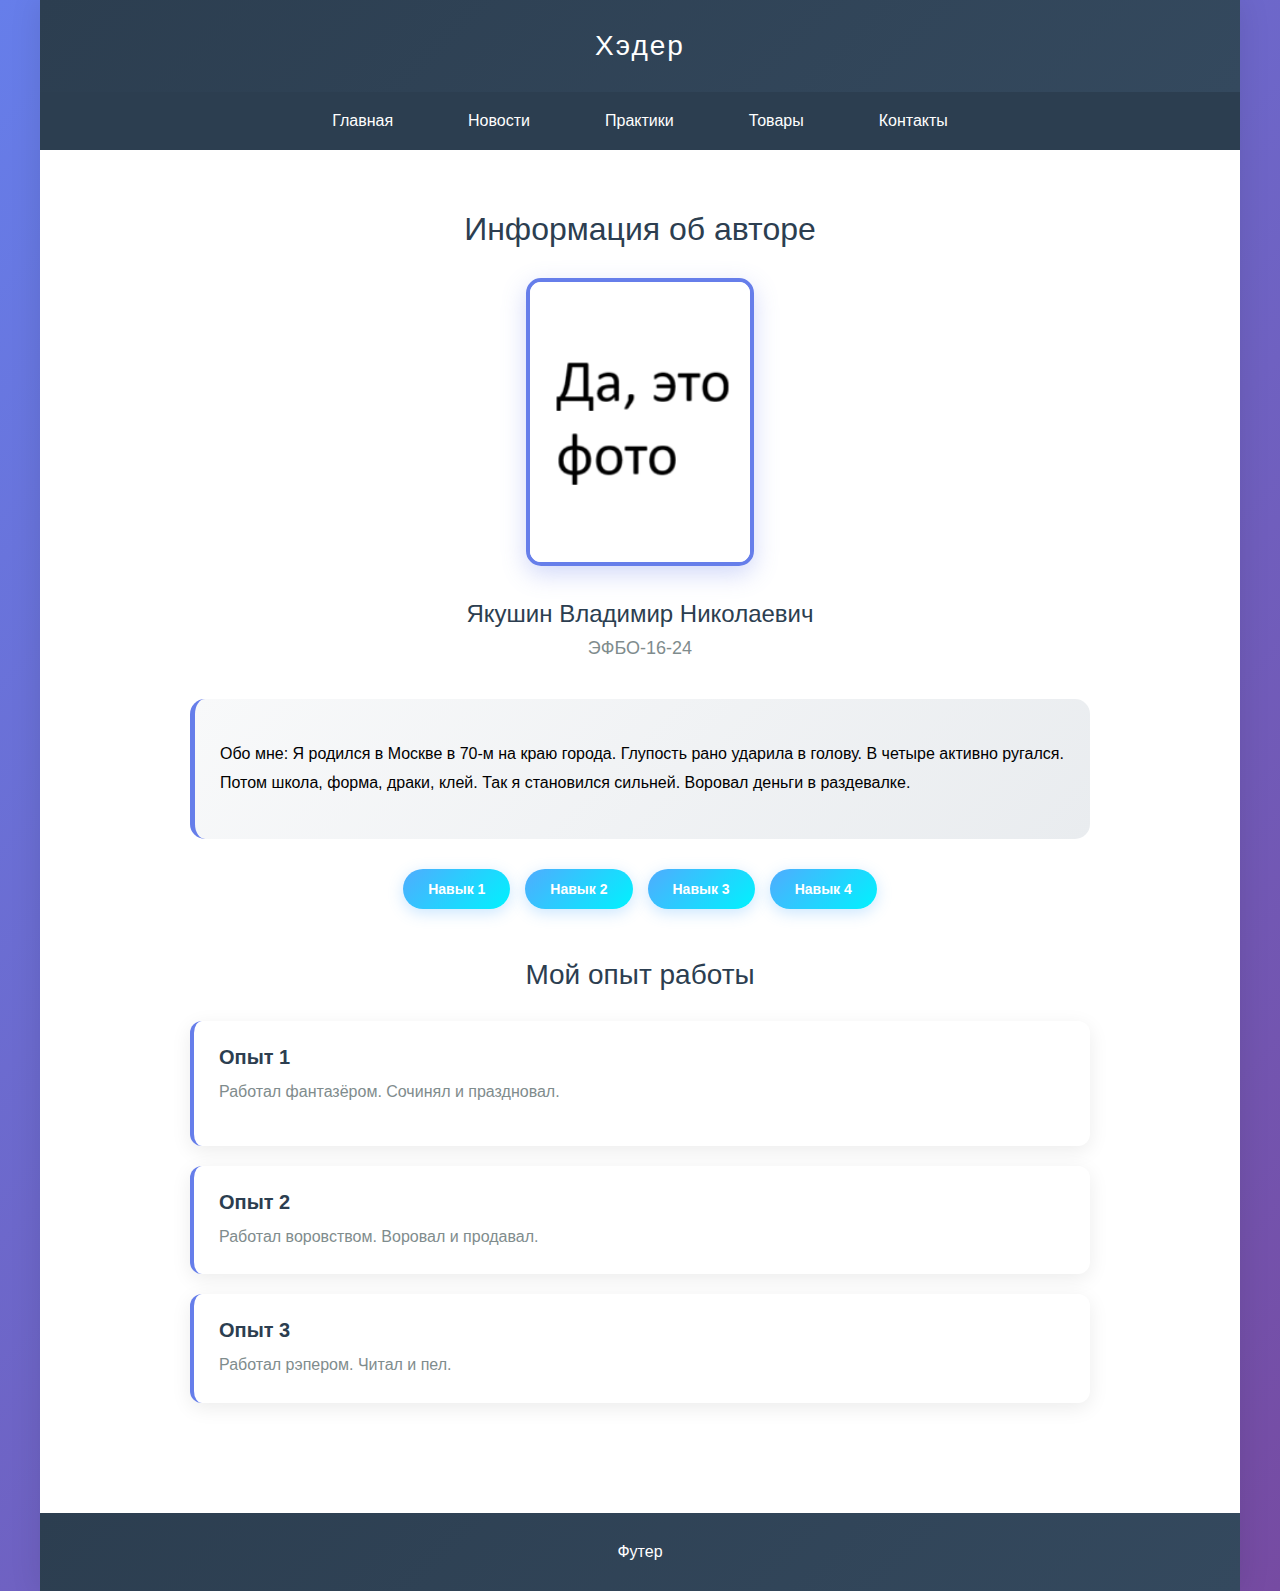
<file: index.html>
<!DOCTYPE html>
<html lang="ru">
<head>
    <meta charset="UTF-8">
    <meta name="viewport" content="width=device-width, initial-scale=1.0">
    <title>Семестровая работа</title>
    <link rel="stylesheet" href="style/styles.css">
</head>
<body>
<div class="page-container">
    <div class="header">Хэдер</div>
    <div class="nav">
        <ul class="nav-list">
            <li class="nav-item"><a class="nav-link"
                                    href="index.html">Главная</a></li>
            <li class="nav-item"><a class="nav-link"
                                    href="pages/news.html">Новости</a></li>
            <li class="nav-item"><a class="nav-link"
                                    href="pages/practices.html">Практики</a></li>
            <li class="nav-item"><a class="nav-link"
                                    href="pages/goods.html">Товары</a></li>
            <li class="nav-item"><a class="nav-link"
                                    href="pages/contacts.html">Контакты</a></li>
        </ul>
    </div>
    <div class="content">
        <div class="profile-header">
            <h1 class="profile-title">Информация об авторе</h1>
            <img class="profile-photo" src="images/photo.png" alt="Фото автора">
            <h2 class="profile-name">Якушин Владимир Николаевич</h2>
            <p class="profile-group">ЭФБО-16-24</p>
        </div>
        <div class="about-me">
            <p>Обо мне: Я родился в Москве в 70-м на краю города. Глупость
                рано ударила в голову. В четыре активно ругался.
                Потом школа, форма, драки, клей. Так я становился сильней.
                Воровал деньги в раздевалке.</p>
        </div>
        <div class="skills-container">
            <div class="skill-tag">Навык 1</div>
            <div class="skill-tag">Навык 2</div>
            <div class="skill-tag">Навык 3</div>
            <div class="skill-tag">Навык 4</div>
        </div>
        <div class="experience-section">
            <h2 class="section-title">Мой опыт работы</h2>
            <div class="experience-card">
                <h3 class="experience-title">Опыт 1</h3>
                <p class="experience-desc">Работал фантазёром. Сочинял и
                    праздновал.</p>
                </p>
            </div>
            <div class="experience-card">
                <h3 class="experience-title">Опыт 2</h3>
                <p class="experience-desc">Работал воровством. Воровал и
                    продавал.</p>
            </div>
            <div class="experience-card">
                <h3 class="experience-title">Опыт 3</h3>
                <p class="experience-desc">Работал рэпером. Читал и пел.
                </p>
            </div>
        </div>
    </div>
    <div class="footer">Футер</div>
</div>
</body>
</html>
</file>
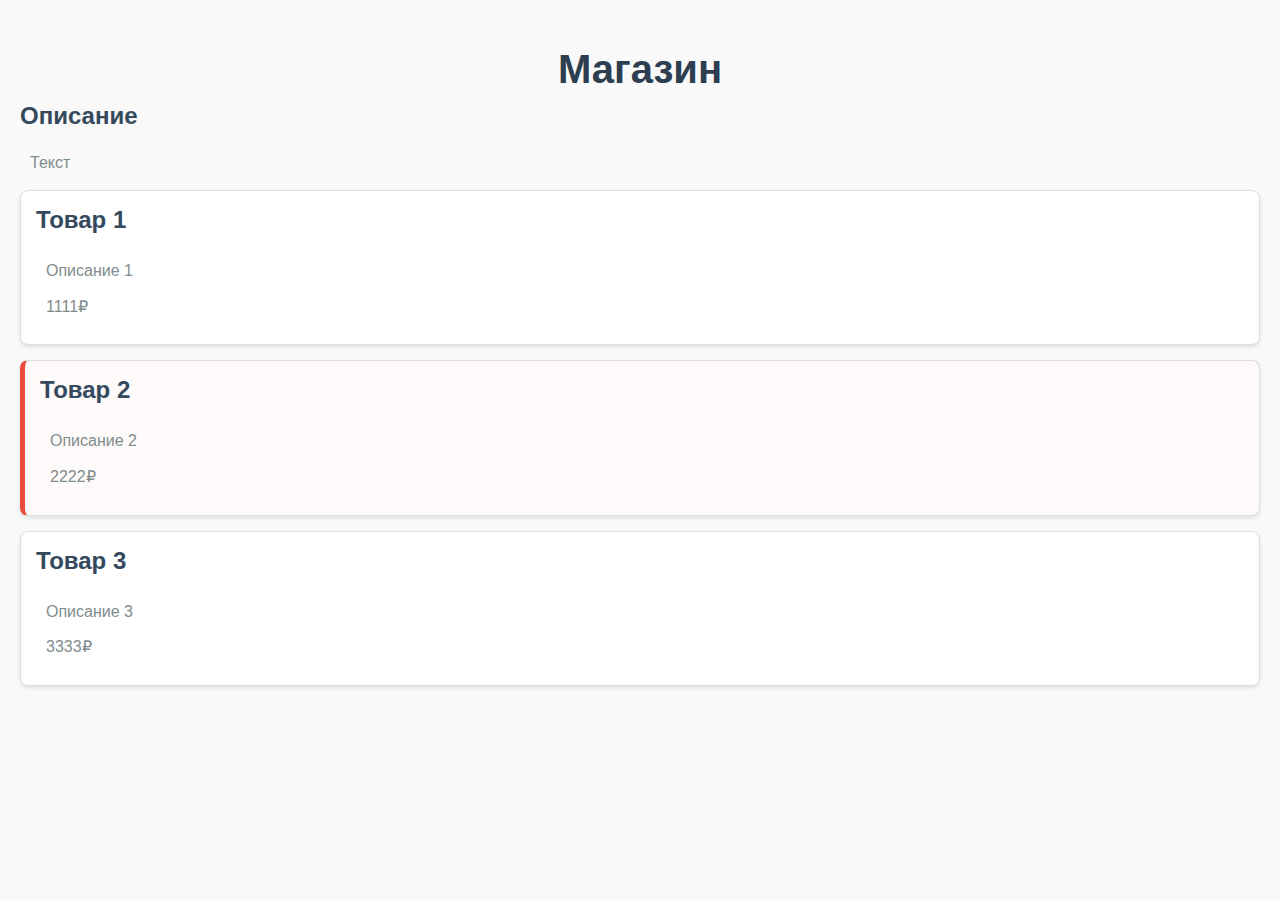
<file: versions/v0/index.html>
<!DOCTYPE html>
<html lang="ru">
<head>
    <meta charset="UTF-8">
    <meta name="viewport" content="width=device-width, initial-scale=1.0">
    <title>Практическое занятие 9-10: Классы в CSS</title>
    <link rel="stylesheet" href="styles.css">
</head>
<body>
<header>
    <h1 class="main-heading">Магазин</h1>
    <h2 class="sub-heading">Описание</h2>
</header>

<main>
    <p class="text-paragraph">Текст</p>

    <div class="product-card">
        <h3 class="sub-heading">Товар 1</h3>
        <p class="text-paragraph">Описание 1</p>
        <p class="text-paragraph">1111₽</p>
    </div>

    <div class="product-card highlight">
        <h3 class="sub-heading">Товар 2</h3>
        <p class="text-paragraph">Описание 2</p>
        <p class="text-paragraph">2222₽</p>
    </div>

    <div class="product-card">
        <h3 class="sub-heading">Товар 3</h3>
        <p class="text-paragraph">Описание 3</p>
        <p class="text-paragraph">3333₽</p>
    </div>
</main>
</body>
</html>
</file>
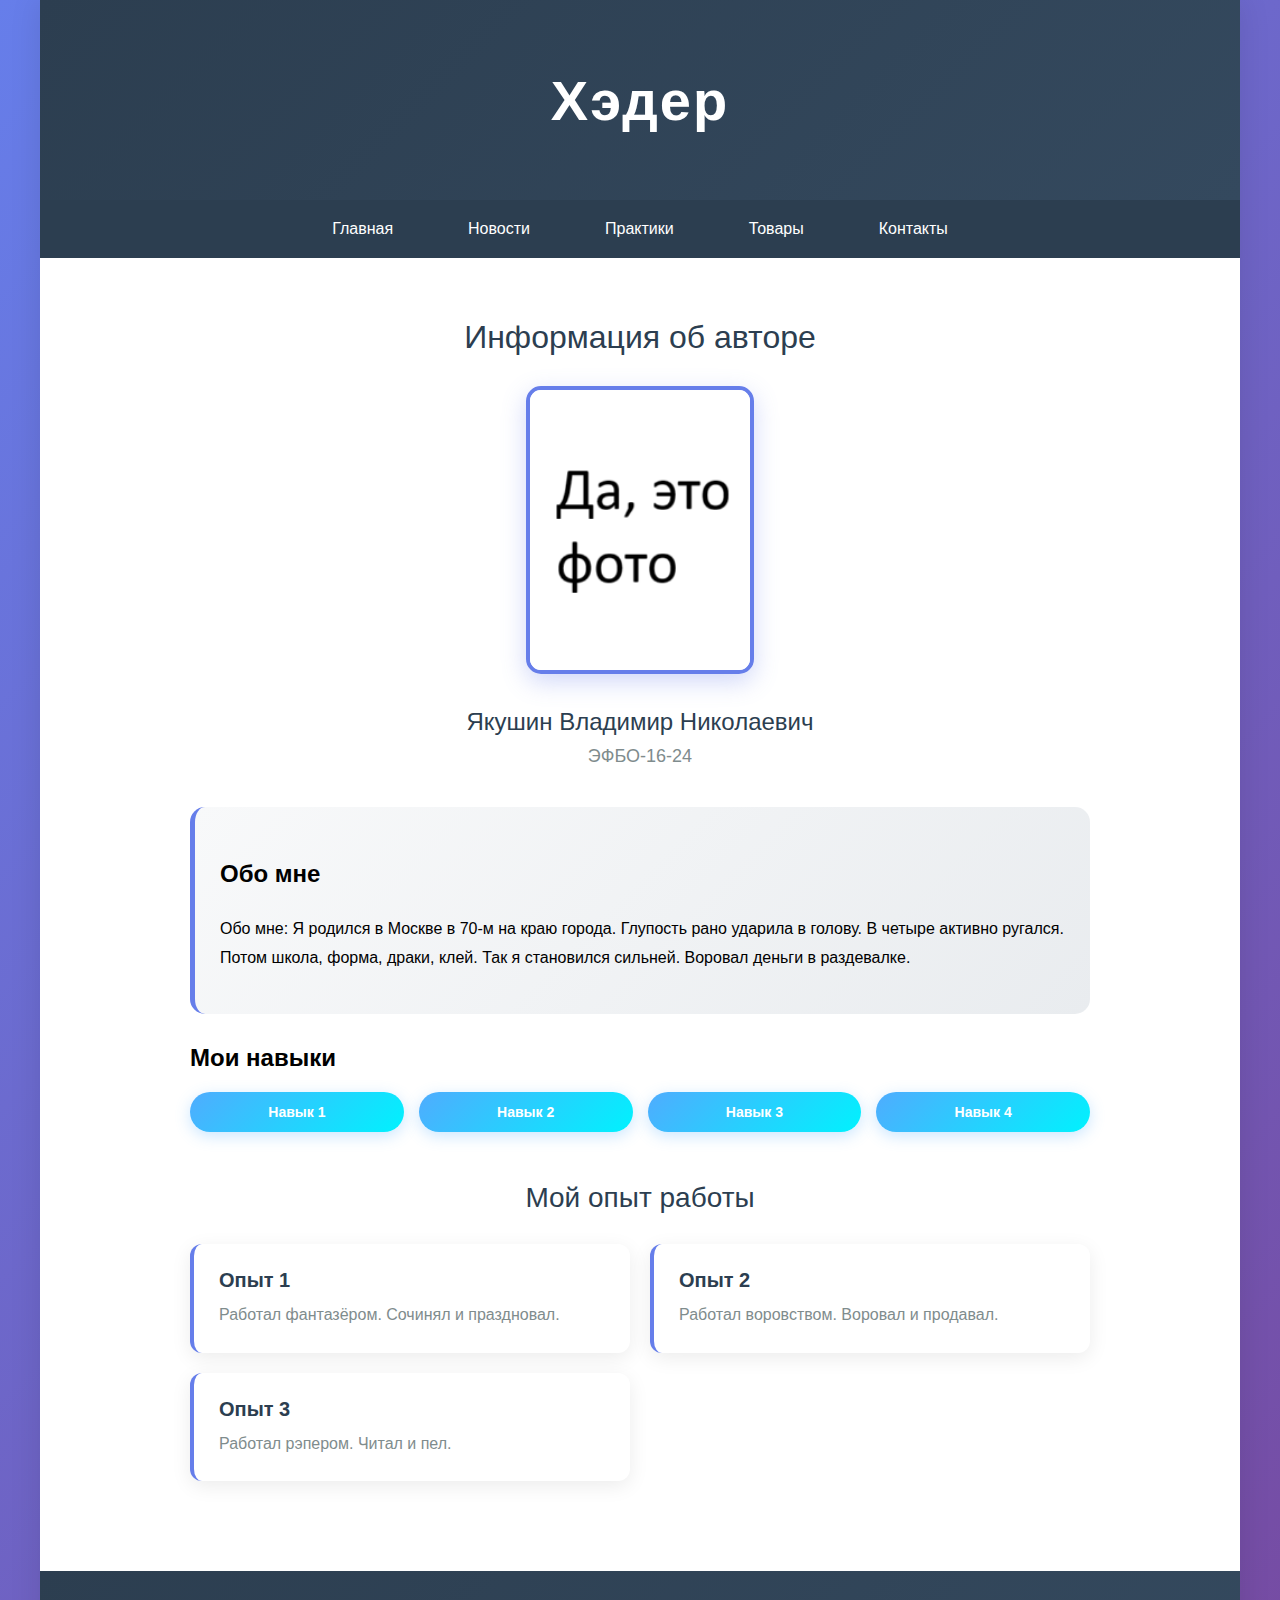
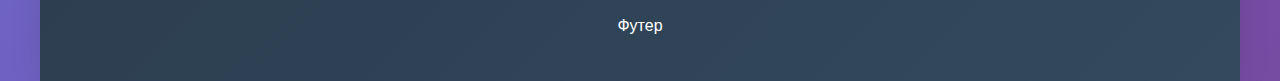
<file: versions/v1/index.html>
<!DOCTYPE html>
<html lang="ru">
<head>
    <meta charset="UTF-8">
    <meta name="viewport" content="width=device-width, initial-scale=1.0">
    <title>Семестровая работа</title>
    <link rel="stylesheet" href="styles.css">
</head>
<body>
<!-- Изменение: Заменили div на семантические теги -->
<div class="page-container">
    <header class="header"> <!-- Было: <div class="header"> -->
        <h1>Хэдер</h1> <!-- Добавили заголовок для семантики -->
    </header>
    <nav class="nav"> <!-- Было: <div class="nav"> -->
        <ul class="nav-list">
            <li class="nav-item"><a class="nav-link"
                                    href="../v2/index.html">Главная</a></li>
            <li class="nav-item"><a class="nav-link"
                                    href="../../pages/news.html">Новости</a></li>
            <li class="nav-item"><a class="nav-link"
                                    href="../../pages/practices.html">Практики</a></li>
            <li class="nav-item"><a class="nav-link"
                                    href="../../pages/goods.html">Товары</a></li>
            <li class="nav-item"><a class="nav-link"
                                    href="../../pages/contacts.html">Контакты</a></li>
        </ul>
    </nav>
    <main class="content"> <!-- Было: <div class="content"> -->
        <article class="profile-header"> <!-- Было: <div class="profile-header"> -->
            <h1 class="profile-title">Информация об авторе</h1>
            <img class="profile-photo" src="../../images/photo.png" alt="Фото автора">
            <h2 class="profile-name">Якушин Владимир Николаевич</h2>
            <p class="profile-group">ЭФБО-16-24</p>
        </article>
        <section class="about-me"> <!-- Было: <div class="about-me"> -->
            <h2>Обо мне</h2> <!-- Добавили заголовок для семантики -->
            <p>Обо мне: Я родился в Москве в 70-м на краю города. Глупость
                рано ударила в голову. В четыре активно ругался.
                Потом школа, форма, драки, клей. Так я становился сильней.
                Воровал деньги в раздевалке.</p>
        </section>
        <section class="skills-container"> <!-- Было: <div class="skills
container"> -->
            <h2>Мои навыки</h2> <!-- Добавили заголовок для семантики -->
            <div class="skills-grid"> <!-- Обертка для Grid -->
                <div class="skill-tag">Навык 1</div>
                <div class="skill-tag">Навык 2</div>
                <div class="skill-tag">Навык 3</div>
                <div class="skill-tag">Навык 4</div>
            </div>
        </section>
        <section class="experience-section"> <!-- Было: <div
class="experience-section"> -->
            <h2 class="section-title">Мой опыт работы</h2>
            <div class="experience-grid"> <!-- Обертка для Grid -->
                <article class="experience-card"> <!-- Было: <div
class="experience-card"> -->
                    <h3 class="experience-title">Опыт 1</h3>
                    <p class="experience-desc">Работал фантазёром. Сочинял и праздновал.</p>
                </article>
                <article class="experience-card">
                    <h3 class="experience-title">Опыт 2</h3>
                    <p class="experience-desc">Работал воровством. Воровал и продавал.</p>
                </article>
                <article class="experience-card">
                    <h3 class="experience-title">Опыт 3</h3>
                    <p class="experience-desc">Работал рэпером. Читал и пел.</p>
                </article>
            </div>
        </section>
    </main>
    <footer class="footer"> <!-- Было: <div class="footer"> -->
        <p>Футер</p> <!-- Добавили параграф для семантики -->
    </footer>
</div>
</body>
</html>
</file>
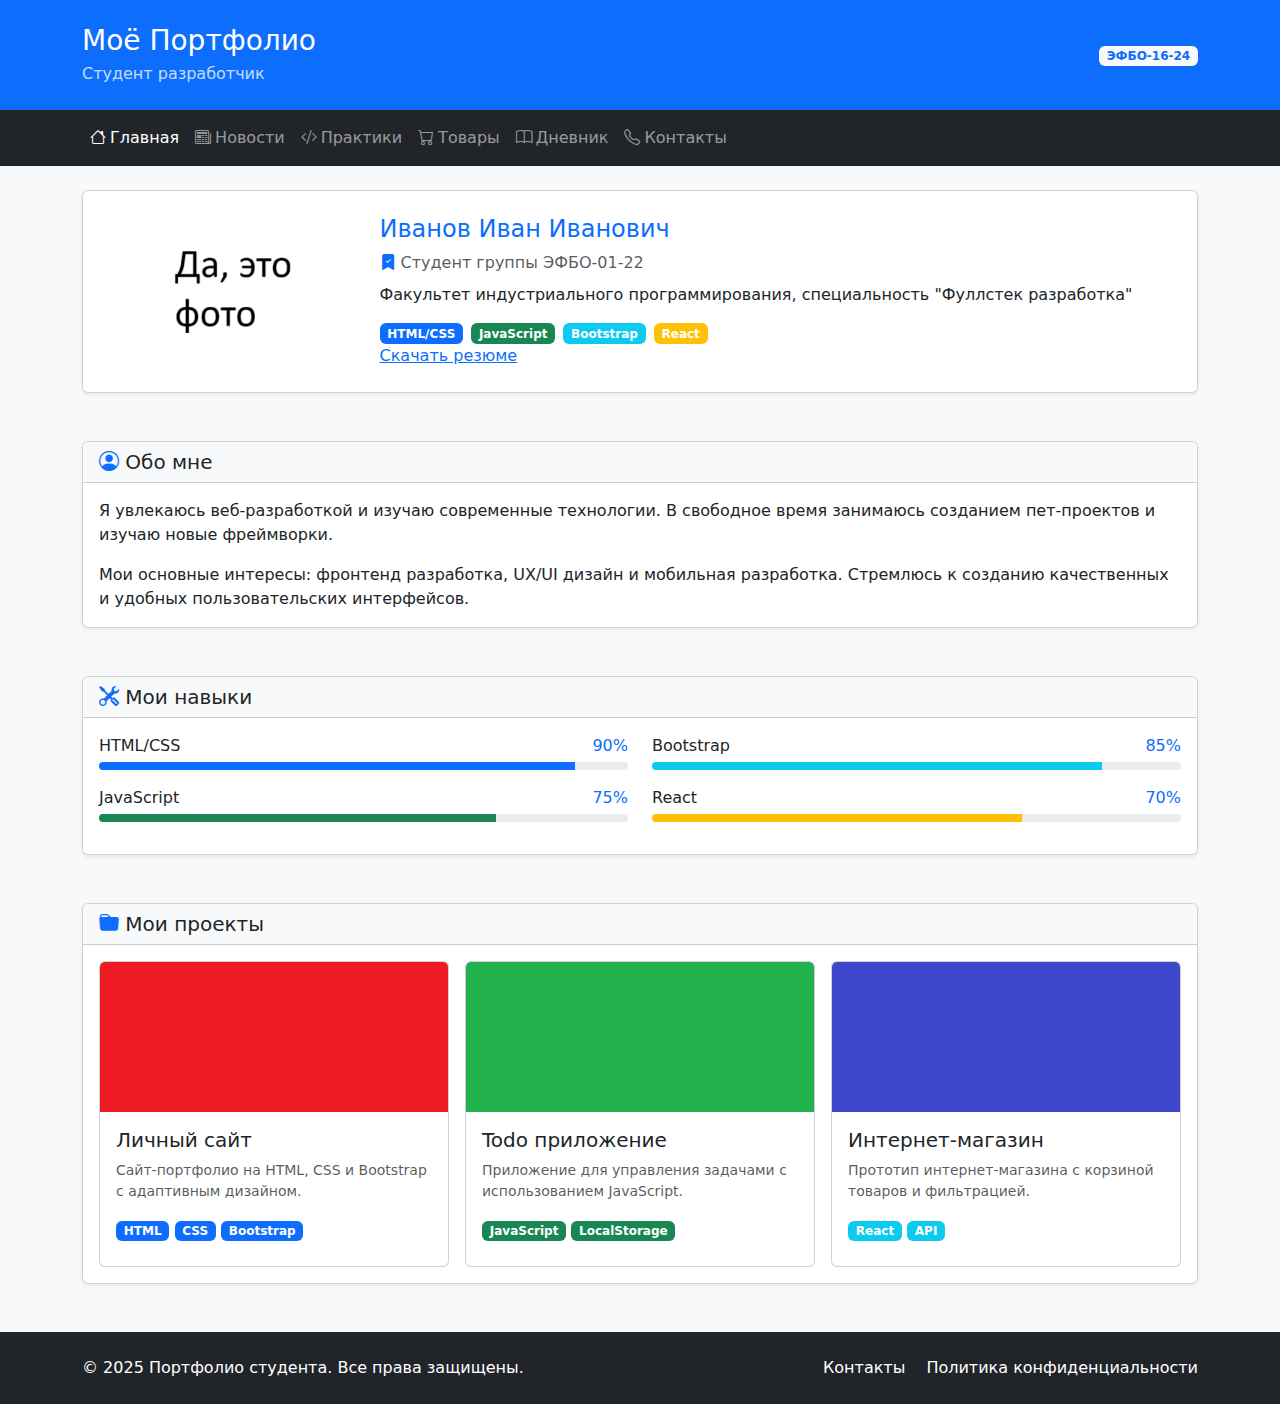
<file: versions/v2/index.html>
<!DOCTYPE html>
<html lang="ru">
<head>
    <meta charset="UTF-8">
    <meta name="viewport" content="width=device-width, initial-scale=1.0">
    <title>Главная - Портфолио</title>
    <link rel="stylesheet" href="https://cdn.jsdelivr.net/npm/bootstrap@5.3.2/dist/css/bootstrap.min.css">
    <link rel="stylesheet" href="https://cdn.jsdelivr.net/npm/bootstrap-icons@1.11.1/font/bootstrap-icons.css">
</head>
<body class="bg-light">
<div class="container-fluid p-0">
    <!-- Header -->
    <header class="bg-primary text-white py-4">
        <div class="container">
            <div class="row align-items-center">
                <div class="col">
                    <h1 class="h3 mb-1">Моё Портфолио</h1>
                    <p class="mb-0 opacity-75">Студент разработчик</p>
                </div>
                <div class="col-auto">
<span class="badge bg-light text-primary">ЭФБО-16-24</span>
                </div>
            </div>
        </div>
    </header>
    <!-- Navigation -->
    <nav class="navbar navbar-expand-lg navbar-dark bg-dark">
        <div class="container">
            <button class="navbar-toggler" type="button" data-bs-toggle="collapse" data-bs-target="#navbarNav">
                <span class="navbar-toggler-icon"></span>
            </button>
            <div class="collapse navbar-collapse" id="navbarNav">
                <ul class="navbar-nav">
                    <li class="nav-item">
                        <a class="nav-link active" href="../../index.html">
                            <i class="bi bi-house me-1"></i>Главная
                        </a>
                    </li>
                    <li class="nav-item">
                        <a class="nav-link" href="../../pages/news.html">
                            <i class="bi bi-newspaper me-1"></i>Новости
                        </a>
                    </li>
                    <li class="nav-item">
                        <a class="nav-link" href="../../pages/practices.html">
                            <i class="bi bi-code-slash me-1"></i>Практики
                        </a>
                    </li>
                    <li class="nav-item">
                        <a class="nav-link" href="../../pages/goods.html">
                            <i class="bi bi-cart me-1"></i>Товары
                        </a>
                    </li>
                    <li class="nav-item">
                        <a class="nav-link" href="../../pages/diary.html">
                            <i class="bi bi-book me-1"></i>Дневник
                        </a>
                    </li>
                    <li class="nav-item">
                        <a class="nav-link" href="../../pages/contacts.html">
                            <i class="bi bi-telephone me-1"></i>Контакты
                        </a>
                    </li>
                </ul>
            </div>
        </div>
    </nav>
    <!-- Main Content -->
    <main class="container my-4">
        <!-- Profile Section -->
        <section class="mb-5">
            <div class="card shadow-sm">
                <div class="card-body p-4">
                    <div class="row align-items-center">
                        <div class="col-md-3 text-center mb-3 mb-md-0">
                            <img src="../../images/photo.png" alt="Фото студента" class="img-fluid rounded-circle" style="width: 150px; height: 150px; object-fit: cover;">
                        </div>
                        <div class="col-md-9">
                            <h2 class="card-title h4 text-primary">Иванов Иван Иванович</h2>
                            <p class="card-text text-muted mb-2">
                                <i class="bi bi-bookmark-check-fill text-primary"></i>
                                Студент группы ЭФБО-01-22
                            </p>
                            <p class="card-text">
                                Факультет индустриального программирования, специальность "Фуллстек разработка"
                            </p>
                            <div class="d-flex gap-2 flex-wrap">
                                <span class="badge bg-primary">HTML/CSS</span>
                                <span class="badge bg-success">JavaScript</span>
                                <span class="badge bg-info">Bootstrap</span>
                                <span class="badge bg-warning">React</span>
                            </div>
                            <a href="../../assets/resume.pdf" download>Скачать резюме</a>
                        </div>
                    </div>
                </div>
            </div>
        </section>
        <!-- About Section -->
        <section class="mb-5">
            <div class="card shadow-sm">
                <div class="card-header bg-light">
                    <h3 class="card-title h5 mb-0">
                        <i class="bi bi-person-circle text-primary"></i>
                        Обо мне
                    </h3>
                </div>
                <div class="card-body">
                    <p class="card-text">
                        Я увлекаюсь веб-разработкой и изучаю современные технологии.
                        В свободное время занимаюсь созданием пет-проектов и изучаю новые фреймворки.
                    </p>
                    <p class="card-text">
                        Мои основные интересы: фронтенд разработка, UX/UI дизайн и мобильная разработка.
                        Стремлюсь к созданию качественных и удобных пользовательских интерфейсов.
                    </p>
                </div>
            </div>
        </section>
        <!-- Skills Section -->
        <section class="mb-5">
            <div class="card shadow-sm">
                <div class="card-header bg-light">
                    <h3 class="card-title h5 mb-0">
                        <i class="bi bi-tools text-primary"></i>
                        Мои навыки
                    </h3>
                </div>
                <div class="card-body">
                    <div class="row">
                        <div class="col-md-6">
                            <div class="mb-3">
                                <div class="d-flex justify-content-between mb-1">
                                <span>HTML/CSS</span>
                                <span class="text-primary">90%</span>
                                </div>
                                <div class="progress" style="height: 8px;">
                                <div class="progress-bar bg-primary" style="width: 90%"></div>
                                </div>
                            </div>
                            <div class="mb-3">
                                <div class="d-flex justify-content-between mb-1">
                                <span>JavaScript</span>
                                <span class="text-primary">75%</span>
                            </div>
                            <div class="progress" style="height: 8px;">
                            <div class="progress-bar bg-success" style="width: 75%"></div>
                            </div>
                            </div>
                        </div>
                        <div class="col-md-6">
                            <div class="mb-3">
                                <div class="d-flex justify-content-between mb-1">
                                <span>Bootstrap</span>
                                <span class="text-primary">85%</span>
                            </div>
                            <div class="progress" style="height: 8px;">
                            <div class="progress-bar bg-info" style="width: 85%"></div>
                            </div>
                        </div>
                            <div class="mb-3">
                                <div class="d-flex justify-content-between mb-1">
                                <span>React</span>
                                <span class="text-primary">70%</span>
                            </div>
                            <div class="progress" style="height: 8px;">
                            <div class="progress-bar bg-warning" style="width: 70%"></div>
                            </div>
                        </div>
                    </div>
                </div>
            </div>
</div>
</section>
<!-- Projects Section -->
<section class="mb-5">
    <div class="card shadow-sm">
        <div class="card-header bg-light">
            <h3 class="card-title h5 mb-0">
                <i class="bi bi-folder-fill text-primary"></i>
                Мои проекты
            </h3>
        </div>
        <div class="card-body">
            <div class="row g-3">
                <div class="col-md-4">
                    <div class="card h-100">
                        <img src="../../images/project1.png" class="card-img-top" alt="Личный сайт" style="height: 150px; object-fit: cover;">
                        <div class="card-body">
                            <h5 class="card-title">Личный сайт</h5>
                            <p class="card-text small text-muted">
                                Сайт-портфолио на HTML, CSS и
                                Bootstrap с адаптивным дизайном.
                            </p>
                            <div class="mb-2">
                                <span class="badge bg-primary">HTML</span>
                                <span class="badge bg-primary">CSS</span>
                                <span class="badge bg-primary">Bootstrap</span>
                            </div>
                        </div>
                    </div>
                </div>
                <div class="col-md-4">
                    <div class="card h-100">
                        <img src="../../images/project2.png" class="card-img-top" alt="Todo приложение" style="height: 150px; object-fit: cover;">
                        <div class="card-body">
                            <h5 class="card-title">Todo
                                приложение</h5>
                            <p class="card-text small text-muted">
                                Приложение для управления задачами с использованием JavaScript.
                            </p>
                            <div class="mb-2">
                                <span class="badge bg-success">JavaScript</span>
                                <span class="badge bg-success">LocalStorage</span>
                            </div>
                        </div>
                    </div>
                </div>
                <div class="col-md-4">
                    <div class="card h-100">
                        <img src="../../images/project3.png" class="card-img-top" alt="Интернет-магазин" style="height: 150px; object-fit: cover;">
                        <div class="card-body">
                            <h5 class="card-title">Интернет-магазин</h5>
                            <p class="card-text small text-muted">
                                Прототип интернет-магазина с корзиной товаров и фильтрацией.
                            </p>
                            <div class="mb-2">
<span class="badge bg-info">React</span>
                                <span class="badge bg-info">API</span>
                            </div>
                        </div>
                    </div>
                </div>
            </div>
        </div>
    </div>
</section>
</main>
<!-- Footer -->
<footer class="bg-dark text-white py-4 mt-5">
    <div class="container">
        <div class="row align-items-center">
            <div class="col-md-6">
                <p class="mb-0">&copy; 2025 Портфолио студента. Все права защищены.</p>
            </div>
            <div class="col-md-6 text-md-end">
                <a href="../../pages/contacts.html" class="text-white text-decoration-none me-3">Контакты</a>
                <a href="#" class="text-white text-decoration-none">Политика конфиденциальности</a>
            </div>
        </div>
    </div>
</footer>
</div>
<script
        src="https://cdn.jsdelivr.net/npm/bootstrap@5.3.2/dist/js/bootstrap.bundle.min.js"
></script>
</body>
</html>
</file>
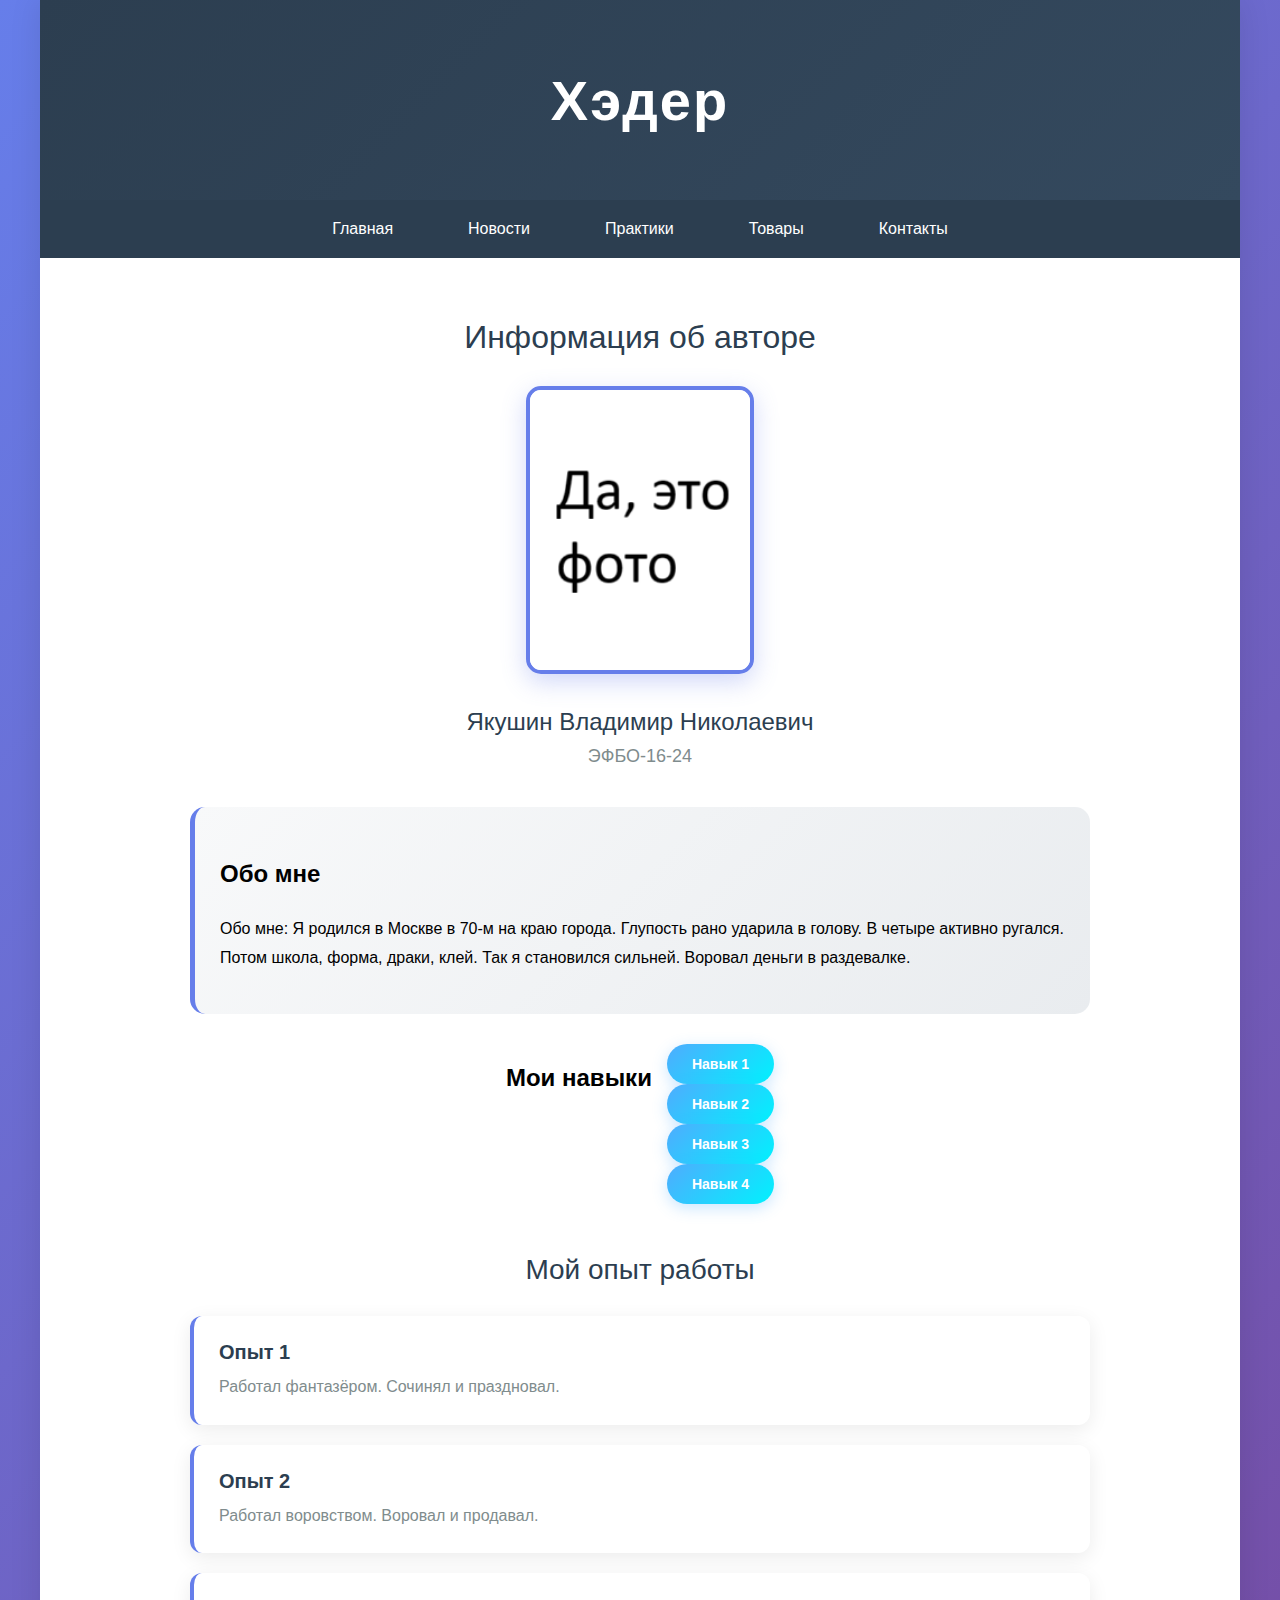
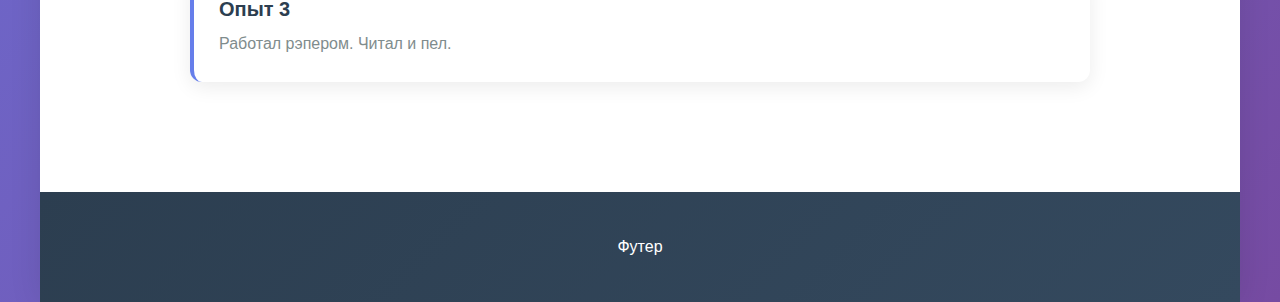
<file: index-old.html>
<!DOCTYPE html>
<html lang="ru">
<head>
    <meta charset="UTF-8">
    <meta name="viewport" content="width=device-width, initial-scale=1.0">
    <title>Семестровая работа</title>
    <link rel="stylesheet" href="style/styles.css">
</head>
<body>
<!-- Изменение: Заменили div на семантические теги -->
<div class="page-container">
    <header class="header"> <!-- Было: <div class="header"> -->
        <h1>Хэдер</h1> <!-- Добавили заголовок для семантики -->
    </header>
    <nav class="nav"> <!-- Было: <div class="nav"> -->
        <ul class="nav-list">
            <li class="nav-item"><a class="nav-link"
                                    href="index.html">Главная</a></li>
            <li class="nav-item"><a class="nav-link"
                                    href="pages/news.html">Новости</a></li>
            <li class="nav-item"><a class="nav-link"
                                    href="pages/practices.html">Практики</a></li>
            <li class="nav-item"><a class="nav-link"
                                    href="pages/goods.html">Товары</a></li>
            <li class="nav-item"><a class="nav-link"
                                    href="pages/contacts.html">Контакты</a></li>
        </ul>
    </nav>
    <main class="content"> <!-- Было: <div class="content"> -->
        <article class="profile-header"> <!-- Было: <div class="profile-header"> -->
            <h1 class="profile-title">Информация об авторе</h1>
            <img class="profile-photo" src="images/photo.png" alt="Фото автора">
            <h2 class="profile-name">Якушин Владимир Николаевич</h2>
            <p class="profile-group">ЭФБО-16-24</p>
        </article>
        <section class="about-me"> <!-- Было: <div class="about-me"> -->
            <h2>Обо мне</h2> <!-- Добавили заголовок для семантики -->
            <p>Обо мне: Я родился в Москве в 70-м на краю города. Глупость
                рано ударила в голову. В четыре активно ругался.
                Потом школа, форма, драки, клей. Так я становился сильней.
                Воровал деньги в раздевалке.</p>
        </section>
        <section class="skills-container"> <!-- Было: <div class="skills
container"> -->
            <h2>Мои навыки</h2> <!-- Добавили заголовок для семантики -->
            <div class="skills-grid"> <!-- Обертка для Grid -->
                <div class="skill-tag">Навык 1</div>
                <div class="skill-tag">Навык 2</div>
                <div class="skill-tag">Навык 3</div>
                <div class="skill-tag">Навык 4</div>
            </div>
        </section>
        <section class="experience-section"> <!-- Было: <div
class="experience-section"> -->
            <h2 class="section-title">Мой опыт работы</h2>
            <div class="experience-grid"> <!-- Обертка для Grid -->
                <article class="experience-card"> <!-- Было: <div
class="experience-card"> -->
                    <h3 class="experience-title">Опыт 1</h3>
                    <p class="experience-desc">Работал фантазёром. Сочинял и праздновал.</p>
                </article>
                <article class="experience-card">
                    <h3 class="experience-title">Опыт 2</h3>
                    <p class="experience-desc">Работал воровством. Воровал и продавал.</p>
                </article>
                <article class="experience-card">
                    <h3 class="experience-title">Опыт 3</h3>
                    <p class="experience-desc">Работал рэпером. Читал и пел.</p>
                </article>
            </div>
        </section>
    </main>
    <footer class="footer"> <!-- Было: <div class="footer"> -->
        <p>Футер</p> <!-- Добавили параграф для семантики -->
    </footer>
</div>
</body>
</html>
</file>
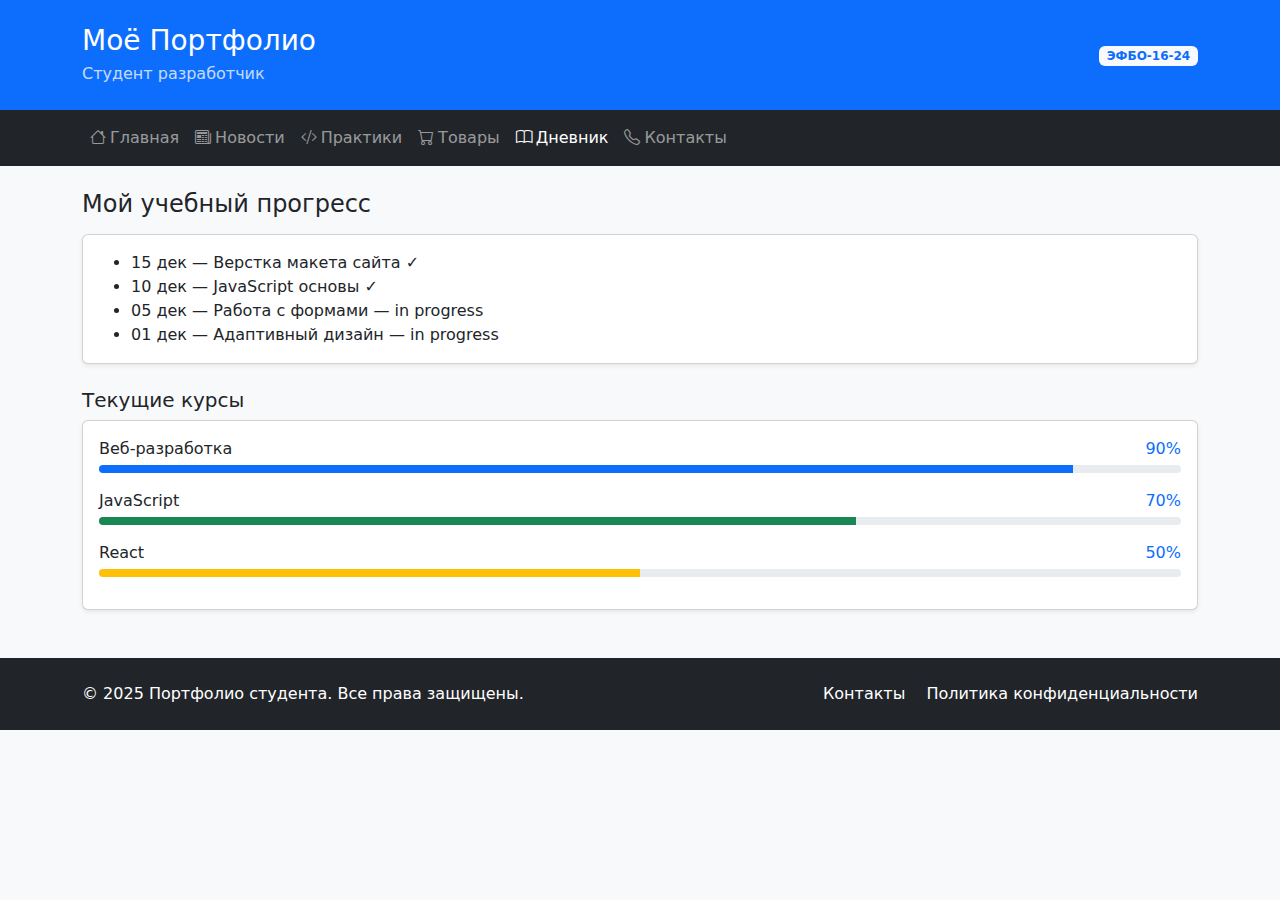
<file: pages/diary.html>
<!DOCTYPE html>
<html lang="ru">
<head>
    <meta charset="UTF-8">
    <meta name="viewport" content="width=device-width, initial-scale=1.0">
    <title>Товары - Портфолио</title>
    <link rel="stylesheet" href="https://cdn.jsdelivr.net/npm/bootstrap@5.3.2/dist/css/bootstrap.min.css">
    <link rel="stylesheet" href="https://cdn.jsdelivr.net/npm/bootstrap-icons@1.11.1/font/bootstrap-icons.css">
</head>
<body class="bg-light">
<div class="container-fluid p-0">
    <!-- Header -->
    <header class="bg-primary text-white py-4">
        <div class="container">
            <div class="row align-items-center">
                <div class="col">
                    <h1 class="h3 mb-1">Моё Портфолио</h1>
                    <p class="mb-0 opacity-75">Студент разработчик</p>
                </div>
                <div class="col-auto">
                    <span class="badge bg-light text-primary">ЭФБО-16-24</span>
                </div>
            </div>
        </div>
    </header>
    <!-- Navigation -->
    <nav class="navbar navbar-expand-lg navbar-dark bg-dark">
        <div class="container">
            <button class="navbar-toggler" type="button" data-bs-toggle="collapse" data-bs-target="#navbarNav">
                <span class="navbar-toggler-icon"></span>
            </button>
            <div class="collapse navbar-collapse" id="navbarNav">
                <ul class="navbar-nav">
                    <li class="nav-item">
                        <a class="nav-link" href="../index.html">
                            <i class="bi bi-house me-1"></i>Главная
                        </a>
                    </li>
                    <li class="nav-item">
                        <a class="nav-link" href="news.html">
                            <i class="bi bi-newspaper me-1"></i>Новости
                        </a>
                    </li>
                    <li class="nav-item">
                        <a class="nav-link" href="practices.html">
                            <i class="bi bi-code-slash me-1"></i>Практики
                        </a>
                    </li>
                    <li class="nav-item">
                        <a class="nav-link" href="goods.html">
                            <i class="bi bi-cart me-1"></i>Товары
                        </a>
                    </li>
                    <li class="nav-item">
                        <a class="nav-link active" href="diary.html">
                            <i class="bi bi-book me-1"></i>Дневник
                        </a>
                    </li>
                    <li class="nav-item">
                        <a class="nav-link" href="contacts.html">
                            <i class="bi bi-telephone me-1"></i>Контакты
                        </a>
                    </li>
                </ul>
            </div>
        </div>
    </nav>
    <!-- Main Content -->
            <main class="main">
                <div class="container my-4">
                    <h2 class="h4 mb-3">Мой учебный прогресс</h2>
                    <div class="card shadow-sm mb-4">
                        <div class="card-body">
                            <ul class="mb-0">
                                <li>15 дек — Верстка макета сайта ✓</li>
                                <li>10 дек — JavaScript основы ✓</li>
                                <li>05 дек — Работа с формами — in progress</li>
                                <li>01 дек — Адаптивный дизайн — in progress</li>
                            </ul>
                        </div>
                    </div>
                    <h3 class="h5">Текущие курсы</h3>
                    <div class="card shadow-sm mb-4">
                    <div class="card-body">
                        <div class="mb-3">
                            <div class="d-flex justify-content-between mb-1">
                                <span>Веб‑разработка</span>
                                <span class="text-primary">90%</span>
                            </div>
                            <div class="progress" style="height: 8px;">
                                <div class="progress-bar bg-primary" style="width: 90%"></div>
                            </div>
                        </div>
                        <div class="mb-3">
                            <div class="d-flex justify-content-between mb-1">
                                <span>JavaScript</span>
                                <span class="text-primary">70%</span>
                            </div>
                            <div class="progress" style="height: 8px;">
                                <div class="progress-bar bg-success" style="width: 70%"></div>
                            </div>
                        </div>
                        <div class="mb-3">
                            <div class="d-flex justify-content-between mb-1">
                                <span>React</span>
                                <span class="text-primary">50%</span>
                            </div>
                            <div class="progress" style="height: 8px;">
                                <div class="progress-bar bg-warning" style="width: 50%"></div>
                            </div>
                        </div>
                    </div>
                    </div>
                </div>
            </main>
    <!-- Footer -->
    <footer class="bg-dark text-white py-4 mt-5">
        <div class="container">
            <div class="row align-items-center">
                <div class="col-md-6">
                    <p class="mb-0">&copy; 2025 Портфолио студента. Все права защищены.</p>
                </div>
                <div class="col-md-6 text-md-end">
                    <a href="contacts.html" class="text-white text-decoration-none me-3">Контакты</a>
                    <a href="#" class="text-white text-decoration-none">Политика конфиденциальности</a>
                </div>
            </div>
        </div>
    </footer>
        </div>
		<script src="https://cdn.jsdelivr.net/npm/bootstrap@5.3.2/dist/js/bootstrap.bundle.min.js"></script>
		<script>
			function animateProgress(fillId, valueId) {
				const fill = document.getElementById(fillId);
				const val = document.getElementById(valueId).textContent.trim();
				requestAnimationFrame(() => { fill.style.width = val; });
			}
			animateProgress('p1', 'p1v');
			animateProgress('p2', 'p2v');
			animateProgress('p3', 'p3v');
		</script>
    </body>
</html>
</file>
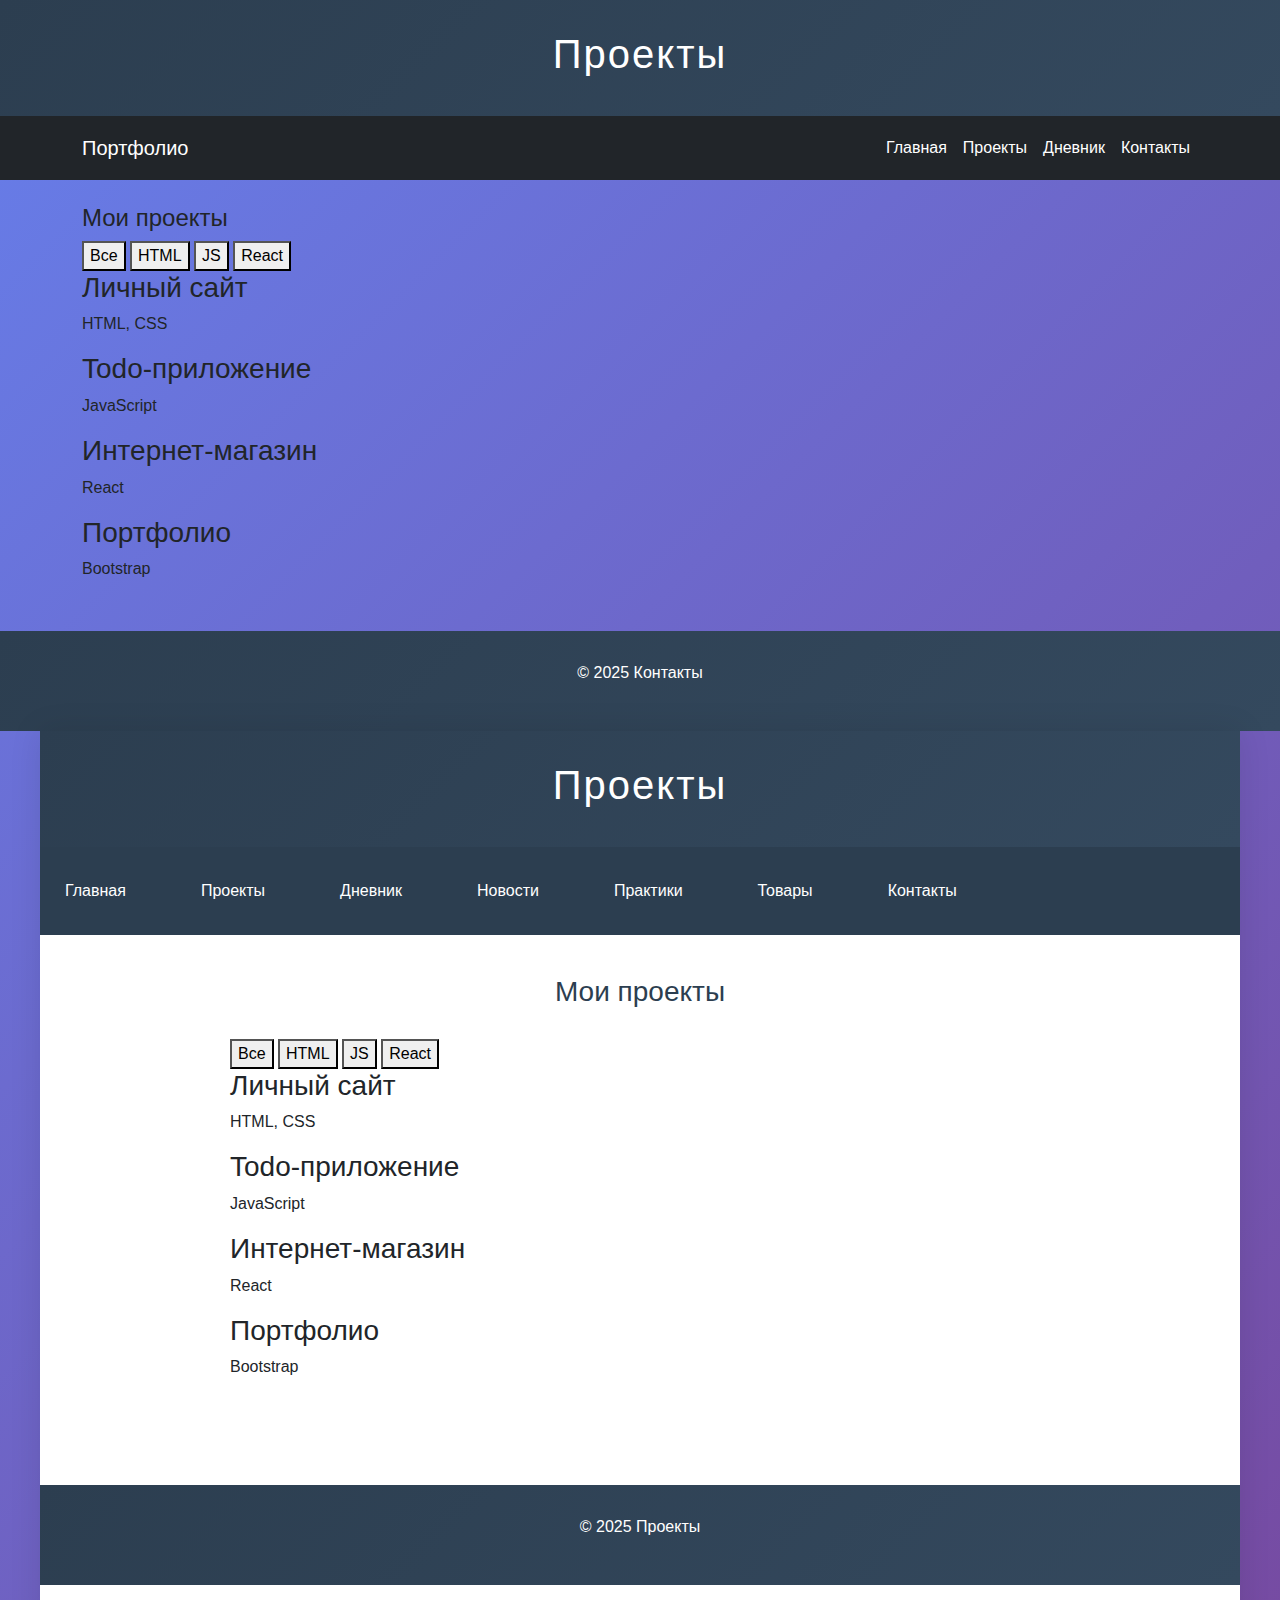
<file: pages/projects.html>
<!DOCTYPE html>
<html lang="ru">
    <head>
        <meta charset="UTF-8">
        <meta name="viewport" content="width=device-width, initial-scale=1.0">
        <title>Проекты</title>
        <link href="https://cdn.jsdelivr.net/npm/bootstrap@5.3.2/dist/css/bootstrap.min.css" rel="stylesheet">
        <link rel="stylesheet" href="../style/styles.css">
    </head>
    <body>
        <div class="page">
            <header class="header"><h1 class="header__title">Проекты</h1></header>
            <nav class="navbar navbar-expand-lg navbar-dark bg-dark">
                <div class="container">
                    <a class="navbar-brand d-none d-lg-inline" href="../index.html">Портфолио</a>
                    <button class="navbar-toggler" type="button" data-bs-toggle="collapse" data-bs-target="#navbarNav" aria-controls="navbarNav" aria-expanded="false" aria-label="Toggle navigation">
                        <span class="navbar-toggler-icon"></span>
                    </button>
                    <div class="collapse navbar-collapse" id="navbarNav">
                        <ul class="navbar-nav ms-auto">
                            <li class="nav-item"><a class="nav-link" href="../index.html">Главная</a></li>
                            <li class="nav-item"><a class="nav-link active" href="projects.html">Проекты</a></li>
                            <li class="nav-item"><a class="nav-link" href="diary.html">Дневник</a></li>
                            <li class="nav-item"><a class="nav-link" href="contacts.html">Контакты</a></li>
                        </ul>
                    </div>
                </div>
            </nav>
            <main class="main">
                <div class="container my-4">
                    <h2 class="h4">Мои проекты</h2>
                    <div class="projects-filters">
                        <button class="active" data-filter="all">Все</button>
                        <button data-filter="html">HTML</button>
                        <button data-filter="js">JS</button>
                        <button data-filter="react">React</button>
                    </div>
                    <div class="projects-grid" id="projectsGrid">
                        <article class="project-card" data-tags="html">
                            <h3>Личный сайт</h3>
                            <p>HTML, CSS</p>
                        </article>
                        <article class="project-card" data-tags="js">
                            <h3>Todo‑приложение</h3>
                            <p>JavaScript</p>
                        </article>
                        <article class="project-card" data-tags="react">
                            <h3>Интернет‑магазин</h3>
                            <p>React</p>
                        </article>
                        <article class="project-card" data-tags="html">
                            <h3>Портфолио</h3>
                            <p>Bootstrap</p>
                        </article>
                    </div>
                </div>
            </main>
            <footer class="footer"><p class="footer__text">© 2025 Контакты</p></footer>
        </div>
        <script src="https://cdn.jsdelivr.net/npm/bootstrap@5.3.2/dist/js/bootstrap.bundle.min.js"></script>
        <script>
            const filters = document.querySelectorAll('.projects-filters button');
            const cards = document.querySelectorAll('.project-card');
            filters.forEach(btn => btn.addEventListener('click', () => {
                filters.forEach(b => b.classList.remove('active'));
                btn.classList.add('active');
                const tag = btn.dataset.filter;
                cards.forEach(c => {
                    const visible = tag === 'all' || c.dataset.tags.includes(tag);
                    c.style.display = visible ? '' : 'none';
                });
            }));
        </script>
    </body>
</html>

<!DOCTYPE html>
<html lang="ru">
    <head> 
        <meta charset="UTF-8"> 
        <meta name="viewport" content="width=device-width, initial-scale=1.0"> 
        <title>Проекты</title> 
        <link rel="stylesheet" href="../style/styles.css"> 
    </head> 
    <body>
        <div class="page-container">
            <header class="header"><h1>Проекты</h1></header>
            <nav class="nav">
                <ul class="nav-list">
                    <li class="nav-item"><a class="nav-link" href="../index.html">Главная</a></li>
                    <li class="nav-item"><a class="nav-link" aria-current="page" href="projects.html">Проекты</a></li>
                    <li class="nav-item"><a class="nav-link" href="diary.html">Дневник</a></li>
                    <li class="nav-item"><a class="nav-link" href="news.html">Новости</a></li>
                    <li class="nav-item"><a class="nav-link" href="practices.html">Практики</a></li>
                    <li class="nav-item"><a class="nav-link" href="goods.html">Товары</a></li>
                    <li class="nav-item"><a class="nav-link" href="contacts.html">Контакты</a></li>
                </ul>
            </nav>
            <main class="content">
                <h2 class="section-title">Мои проекты</h2>
                <div class="projects-filters">
                    <button class="active" data-filter="all">Все</button>
                    <button data-filter="html">HTML</button>
                    <button data-filter="js">JS</button>
                    <button data-filter="react">React</button>
                </div>
                <section class="projects-grid" id="projectsGrid">
                    <article class="project-card" data-tags="html">
                        <h3>Личный сайт</h3>
                        <p>HTML, CSS</p>
                    </article>
                    <article class="project-card" data-tags="js">
                        <h3>Todo-приложение</h3>
                        <p>JavaScript</p>
                    </article>
                    <article class="project-card" data-tags="react">
                        <h3>Интернет-магазин</h3>
                        <p>React</p>
                    </article>
                    <article class="project-card" data-tags="html js">
                        <h3>Портфолио</h3>
                        <p>Bootstrap</p>
                    </article>
                </section>
            </main>
            <footer class="footer"><p>© 2025 Проекты</p></footer>
        </div>
        <script>
            const buttons = document.querySelectorAll('.projects-filters button');
            const cards = document.querySelectorAll('.project-card');
            buttons.forEach(btn => btn.addEventListener('click', () => {
                buttons.forEach(b => b.classList.remove('active'));
                btn.classList.add('active');
                const filter = btn.dataset.filter;
                cards.forEach(card => {
                    const show = filter === 'all' || card.dataset.tags.includes(filter);
                    card.style.display = show ? '' : 'none';
                });
            }));
        </script>
    </body>
    </html>
</file>
<file: style/styles.css>
/* ===== БАЗОВЫЕ СТИЛИ ===== */
body {
    font-family: 'Segoe UI', Tahoma, Geneva, Verdana, sans-serif; /* Современный
шрифт для лучшей читаемости */
    margin: 0; /* Убираем стандартные отступы браузера */
    padding: 0; /* Убираем стандартные внутренние отступы */
    background: linear-gradient(135deg, #667eea 0%, #764ba2 100%); /* Красивый
градиентный фон всей страницы */
    min-height: 100vh; /* Минимальная высота равна высоте окна браузера */
}
/* ===== КОНТЕЙНЕР СТРАНИЦЫ ===== */
.page-container {
    max-width: 1200px; /* Максимальная ширина контента */
    margin: 0 auto; /* Центрирование контейнера по горизонтали */
    background: white; /* Белый фон для основного содержимого */
    min-height: 100vh; /* Минимальная высота равна высоте окна браузера */
    box-shadow: 0 0 30px rgba(0,0,0,0.1); /* Легкая тень вокруг всего контента */
}
/* ===== ШАПКА ===== */
.header {
    background: linear-gradient(135deg, #2c3e50 0%, #34495e 100%); /* Темный
градиентный фон */
    color: white; /* Белый цвет текста */
    text-align: center; /* Выравнивание текста по центру */
    padding: 30px; /* Внутренние отступы со всех сторон */
    font-size: 28px; /* Размер шрифта */
    font-weight: 300; /* Легкое начертание шрифта */
    letter-spacing: 2px; /* Расстояние между буквами */
}
/* ===== НАВИГАЦИЯ ===== */
.nav {
    background: #2c3e50; /* Темно-синий фон навигации */
    padding: 20px 0; /* Вертикальные отступы */
}
.nav-list {
    list-style: none; /* Убираем маркеры списка */
    margin: 0; /* Убираем внешние отступы */
    padding: 0; /* Убираем внутренние отступы */
    display: flex; /* Горизонтальное расположение элементов */
    justify-content: center; /* Выравнивание по центру */
    gap: 25px; /* Расстояние между элементами навигации */
}
.nav-item {
    margin: 0; /* Убираем отступы у пунктов меню */
}
.nav-link {
    color: white; /* Белый цвет текста ссылок */
    text-decoration: none; /* Убираем подчеркивание ссылок */
    padding: 12px 25px; /* Отступы внутри ссылок */
    border-radius: 25px; /* Скругленные углы (капсульная форма) */
    transition: all 0.3s ease; /* Плавные анимации при изменении */
    font-weight: 500; /* Средняя жирность шрифта */
}
.nav-link:hover {
    background: rgba(255,255,255,0.1); /* Полупрозрачный белый фон при наведении
*/
    transform: translateY(-2px); /* Легкое поднятие элемента при наведении */
}
/* ===== ОСНОВНОЙ КОНТЕНТ ===== */
.content {
    padding: 40px; /* Внутренние отступы контента */
    max-width: 900px; /* Максимальная ширина контента */
    margin: 0 auto; /* Центрирование контента */
}
/* ===== ГЛАВНАЯ СТРАНИЦА ===== */
.profile-header {
    text-align: center; /* Выравнивание по центру */
    margin-bottom: 40px; /* Отступ снизу */
}
.profile-title {
    font-size: 32px; /* Размер шрифта заголовка */
    color: #2c3e50; /* Темно-синий цвет текста */
    margin-bottom: 10px; /* Отступ снизу */
    font-weight: 300; /* Легкое начертание шрифта */
}
.profile-photo {
    width: 220px; /* Фиксированная ширина фото */
    height: 280px; /* Фиксированная высота фото */
    border-radius: 15px; /* Скругленные углы фото */
    object-fit: cover; /* Обрезка фото для сохранения пропорций */
    margin: 20px auto; /* Центрирование и отступы */
    border: 4px solid #667eea; /* Синяя рамка вокруг фото */
    box-shadow: 0 8px 25px rgba(102, 126, 234, 0.3); /* Тень с синим оттенком */
}
.profile-name {
    font-size: 24px; /* Размер шрифта имени */
    color: #2c3e50; /* Темно-синий цвет текста */
    margin: 10px 0; /* Вертикальные отступы */
    font-weight: 500; /* Средняя жирность шрифта */
}
.profile-group {
    font-size: 18px; /* Размер шрифта группы */
    color: #7f8c8d; /* Серый цвет текста */
    margin: 5px 0; /* Вертикальные отступы */
}
.about-me {
    background: linear-gradient(135deg, #f8f9fa 0%, #e9ecef 100%); /* Светлый
градиентный фон */
    padding: 25px; /* Внутренние отступы */
    border-radius: 15px; /* Скругленные углы */
    margin: 30px 0; /* Вертикальные отступы */
    border-left: 5px solid #667eea; /* Синяя полоса слева */
    font-size: 16px; /* Размер шрифта текста */
    line-height: 1.8; /* Межстрочный интервал */
}
/* ===== НАВЫКИ ===== */
.skills-container {
    display: flex; /* Горизонтальное расположение навыков */
    justify-content: center; /* Выравнивание по центру */
    flex-wrap: wrap; /* Перенос на новую строку при необходимости */
    gap: 15px; /* Расстояние между навыками */
    margin: 30px 0; /* Вертикальные отступы */
}
.skill-tag {
    background: linear-gradient(135deg, #4facfe 0%, #00f2fe 100%); /* Голубой
градиентный фон */
    color: white; /* Белый цвет текста */
    padding: 12px 25px; /* Внутренние отступы */
    border-radius: 25px; /* Круглые углы (капсульная форма) */
    font-weight: 600; /* Жирный шрифт */
    font-size: 14px; /* Размер шрифта */
    box-shadow: 0 4px 15px rgba(79, 172, 254, 0.3); /* Тень с голубым оттенком */
    transition: all 0.3s ease; /* Плавные анимации при изменении */
}
.skill-tag:hover {
    transform: translateY(-3px); /* Поднятие элемента при наведении */
    box-shadow: 0 6px 20px rgba(79, 172, 254, 0.4); /* Увеличение тени при
наведении */
}
/* ===== ОПЫТ РАБОТЫ ===== */
.experience-section {
    margin-top: 50px; /* Отступ сверху */
}
.section-title {
    font-size: 28px; /* Размер шрифта заголовка секции */
    color: #2c3e50; /* Темно-синий цвет текста */
    text-align: center; /* Выравнивание по центру */
    margin-bottom: 30px; /* Отступ снизу */
    font-weight: 300; /* Легкое начертание шрифта */
}
.experience-card {
    background: white; /* Белый фон карточки */
    padding: 25px; /* Внутренние отступы */
    margin: 20px 0; /* Вертикальные отступы */
    border-radius: 12px; /* Скругленные углы */
    box-shadow: 0 5px 20px rgba(0,0,0,0.08); /* Легкая тень */
    border-left: 4px solid #667eea; /* Синяя полоса слева */
    transition: transform 0.3s ease; /* Плавная анимация трансформации */
}
.experience-card:hover {
    transform: translateX(5px); /* Сдвиг вправо при наведении */
}
.experience-title {
    font-size: 20px; /* Размер шрифта заголовка опыта */
    color: #2c3e50; /* Темно-синий цвет текста */
    margin: 0 0 10px 0; /* Отступ снизу */
    font-weight: 600; /* Жирный шрифт */
}
.experience-desc {
    color: #7f8c8d; /* Серый цвет текста */
    line-height: 1.6; /* Межстрочный интервал */
    margin: 0; /* Убираем отступы */
}

/* ==== СТИЛИ ДЛЯ НОВОСТЕЙ ==== */
.news-container {
    display: flex;
    flex-direction: column;
    gap: 25px;
}

.news-card {
    background: white;
    padding: 25px;
    border-radius: 12px;
    box-shadow: 0 5px 20px rgba(0,0,0,0.08);
    border-left: 4px solid #667eea;
    transition: transform 0.3s ease;
}

.news-card:hover {
    transform: translateX(5px);
}

.news-title {
    font-size: 22px;
    color: #2c3e50;
    margin: 0 0 10px 0;
    font-weight: 600;
}

.news-meta {
    color: #7f8c8d;
    font-size: 14px;
    margin-bottom: 15px;
}

.news-text {
    color: #555;
    line-height: 1.6;
    margin: 0;
}

/* ==== СТИЛИ ДЛЯ ТОВАРОВ ==== */
.goods-container {
    display: grid;
    grid-template-columns: repeat(auto-fit, minmax(280px, 1fr));
    gap: 30px;
    margin-top: 30px;
}

.goods-card {
    background: white;
    padding: 20px;
    border-radius: 12px;
    box-shadow: 0 5px 20px rgba(0,0,0,0.08);
    text-align: center;
    transition: transform 0.3s ease;
}

.goods-card:hover {
    transform: translateY(-5px);
}

.goods-image {
    width: 100%;
    height: 200px;
    object-fit: cover;
    border-radius: 8px;
    margin-bottom: 15px;
}

.goods-name {
    font-size: 20px;
    color: #2c3e50;
    margin: 10px 0;
    font-weight: 600;
}

.goods-price {
    font-size: 18px;
    color: #667eea;
    font-weight: 600;
    margin: 10px 0;
}

/* ==== СТИЛИ ДЛЯ КОНТАКТОВ ==== */
.contact-info {
    background: linear-gradient(135deg, #f8f9fa 0%, #e9ecef 100%);
    padding: 30px;
    border-radius: 15px;
    margin: 30px 0;
    border-left: 5px solid #667eea;
}

.contact-item {
    margin: 15px 0;
    font-size: 18px;
    color: #2c3e50;
}

.contact-button {
    background: linear-gradient(135deg, #4facfe 0%, #00f2fe 100%);
    color: white;
    border: none;
    padding: 15px 30px;
    border-radius: 25px;
    font-size: 16px;
    font-weight: 600;
    cursor: pointer;
    transition: all 0.3s ease;
    margin-top: 20px;
}

.contact-button:hover {
    transform: translateY(-3px);
    box-shadow: 0 6px 20px rgba(79, 172, 254, 0.4);
}

/* ==== СТИЛИ ДЛЯ ПРАКТИК ==== */
.practice-container {
    display: flex;
    flex-direction: column;
    gap: 25px;
}

.practice-card {
    background: white;
    padding: 25px;
    border-radius: 12px;
    box-shadow: 0 5px 20px rgba(0,0,0,0.08);
    border-left: 4px solid #667eea;
    transition: transform 0.3s ease;
}

.practice-card:hover {
    transform: translateX(5px);
}

.practice-title {
    font-size: 22px;
    color: #2c3e50;
    margin: 0 0 10px 0;
    font-weight: 600;
}

.practice-desc {
    color: #555;
    line-height: 1.6;
    margin: 0;
}
/* ===== ФУТЕР ===== */
.footer {
    background: linear-gradient(135deg, #2c3e50 0%, #34495e 100%); /* Темный
градиентный фон */
    color: white; /* Белый цвет текста */
    text-align: center; /* Выравнивание по центру */
    padding: 30px; /* Внутренние отступы */
    margin-top: 50px; /* Отступ сверху */
}
</file>
<file: versions/v0/styles.css>
/* Общие стили для страницы */
body {
    font-family: Arial, sans-serif;
    margin: 0;
    padding: 20px;
    background-color: #f9f9f9;
}

/* Стили для основного заголовка */
.main-heading {
    color: #2c3e50;
    font-size: 2.5rem;
    text-align: center;
    margin-bottom: 10px;
}

/* Стили для подзаголовков */
.sub-heading {
    color: #34495e;
    font-size: 1.5rem;
    margin-top: 0;
}

/* Стили для параграфов */
.text-paragraph {
    color: #7f8c8d;
    line-height: 1.6;
    margin: 10px 0;
    padding: 0 10px;
}

/* Стили для карточек товаров */
.product-card {
    background-color: #ffffff;
    border: 1px solid #ddd;
    border-radius: 8px;
    padding: 15px;
    margin: 15px 0;
    box-shadow: 0 2px 4px rgba(0, 0, 0, 0.1);
    transition: transform 0.3s ease, box-shadow 0.3s ease;
}

/* Эффект при наведении на карточку */
.product-card:hover {
    transform: translateY(-5px);
    box-shadow: 0 4px 8px rgba(0, 0, 0, 0.2);
}

/* Дополнительный класс для выделения карточки */
.highlight {
    border-left: 5px solid #e74c3c;
    background-color: #fffafa;
}
</file>
<file: versions/v1/styles.css>
/* ===== БАЗОВЫЕ СТИЛИ ===== */
body {
    font-family: 'Segoe UI', Tahoma, Geneva, Verdana, sans-serif;
    margin: 0;
    padding: 0;
    background: linear-gradient(135deg, #667eea 0%, #764ba2 100%);
    min-height: 100vh;
}
/* ===== КОНТЕЙНЕР СТРАНИЦЫ ===== */
/* ИЗМЕНЕНИЕ: Добавили CSS Grid для основного макета страницы */
.page-container {
    max-width: 1200px;
    margin: 0 auto;
    background: white;
    min-height: 100vh;
    box-shadow: 0 0 30px rgba(0,0,0,0.1);
    /* Новое: Сеточный макет для семантических областей */
    display: grid;
    grid-template-rows: auto auto 1fr auto;
    grid-template-areas:
"header"
"nav"
"main"
"footer";
}
/* ===== ШАПКА ===== */
.header {
    background: linear-gradient(135deg, #2c3e50 0%, #34495e 100%);
    color: white;
    text-align: center;
    padding: 30px;
    font-size: 28px;
    font-weight: 300;
    letter-spacing: 2px;
    /* Новое: Привязка к области сетки */
    grid-area: header;
}
/* ===== НАВИГАЦИЯ ===== */
.nav {
    background: #2c3e50;
    padding: 20px 0;
    /* Новое: Привязка к области сетки */
    grid-area: nav;
}
.nav-list {
    list-style: none;
    margin: 0;
    padding: 0;
    display: flex;
    justify-content: center;
    gap: 25px;
}
.nav-item {
    margin: 0;
}
.nav-link {
    color: white;
    text-decoration: none;
    padding: 12px 25px;
    border-radius: 25px;
    transition: all 0.3s ease;
    font-weight: 500;
}
.nav-link:hover {
    background: rgba(255,255,255,0.1);
    transform: translateY(-2px);
}
/* ===== ОСНОВНОЙ КОНТЕНТ ===== */
/* ИЗМЕНЕНИЕ: Заменили .content на main для семантики */
main.content {
    padding: 40px;
    max-width: 900px;
    margin: 0 auto;
    /* Новое: Привязка к области сетки */
    grid-area: main;
}
/* ===== ГЛАВНАЯ СТРАНИЦА ===== */
.profile-header {
    text-align: center;
    margin-bottom: 40px;
}
.profile-title {
    font-size: 32px;
    color: #2c3e50;
    margin-bottom: 10px;
    font-weight: 300;
}
.profile-photo {
    width: 220px;
    height: 280px;
    border-radius: 15px;
    object-fit: cover;
    margin: 20px auto;
    border: 4px solid #667eea;
    box-shadow: 0 8px 25px rgba(102, 126, 234, 0.3);
}
.profile-name {
    font-size: 24px;
    color: #2c3e50;
    margin: 10px 0;
    font-weight: 500;
}
.profile-group {
    font-size: 18px;
    color: #7f8c8d;
    margin: 5px 0;
}
.about-me {
    background: linear-gradient(135deg, #f8f9fa 0%, #e9ecef 100%);
    padding: 25px;
    border-radius: 15px;
    margin: 30px 0;
    border-left: 5px solid #667eea;
    font-size: 16px;
    line-height: 1.8;
}
/* ===== НАВЫКИ ===== */
/* ИЗМЕНЕНИЕ: Добавили CSS Grid для навыков */
.skills-grid {
    display: grid;
    grid-template-columns: repeat(auto-fit, minmax(150px, 1fr));
    gap: 15px;
    margin: 20px 0;
}
.skill-tag {
    background: linear-gradient(135deg, #4facfe 0%, #00f2fe 100%);
    color: white;
    padding: 12px 25px;
    border-radius: 25px;
    font-weight: 600;
    font-size: 14px;
    box-shadow: 0 4px 15px rgba(79, 172, 254, 0.3);
    transition: all 0.3s ease;
    text-align: center;
}
.skill-tag:hover {
    transform: translateY(-3px);
    box-shadow: 0 6px 20px rgba(79, 172, 254, 0.4);
}
/* ===== ОПЫТ РАБОТЫ ===== */
.experience-section {
    margin-top: 50px;
}
.section-title {
    font-size: 28px;
    color: #2c3e50;
    text-align: center;
    margin-bottom: 30px;
    font-weight: 300;
}
/* ИЗМЕНЕНИЕ: Добавили CSS Grid для карточек опыта */
.experience-grid {
    display: grid;
    grid-template-columns: repeat(auto-fit, minmax(300px, 1fr));
    gap: 20px;
}
.experience-card {
    background: white;
    padding: 25px;
    border-radius: 12px;
    box-shadow: 0 5px 20px rgba(0,0,0,0.08);
    border-left: 4px solid #667eea;
    transition: transform 0.3s ease;
}
.experience-card:hover {
    transform: translateX(5px);
}
.experience-title {
    font-size: 20px;
    color: #2c3e50;
    margin: 0 0 10px 0;
    font-weight: 600;
}
.experience-desc {
    color: #7f8c8d;
    line-height: 1.6;
    margin: 0;
}
/* ===== НОВОСТИ ===== */
.news-container {
    display: grid;
    gap: 25px;
}
.news-card {
    background: white;
    padding: 30px;
    border-radius: 15px;
    box-shadow: 0 5px 20px rgba(0,0,0,0.08);
    border-left: 4px solid #667eea;
}
.news-title {
    font-size: 24px;
    color: #2c3e50;
    margin: 0 0 10px 0;
    font-weight: 600;
}
.news-meta {
    color: #95a5a6;
    font-size: 14px;
    margin: 0 0 15px 0;
}
.news-text {
    color: #34495e;
    line-height: 1.7;
    margin: 0;
}
/* ===== ТОВАРЫ ===== */
.products-grid {
    display: grid;
    grid-template-columns: repeat(auto-fit, minmax(280px, 1fr));
    gap: 30px;
    margin-top: 30px;
}
.product-card {
    background: white;
    padding: 25px;
    border-radius: 15px;
    text-align: center;
    box-shadow: 0 5px 20px rgba(0,0,0,0.08);
    transition: transform 0.3s ease;
}
.product-card:hover {
    transform: translateY(-5px);
}
.product-image {
    width: 200px;
    height: 250px;
    border-radius: 10px;
    object-fit: cover;
    margin-bottom: 20px;
    border: 3px solid #f8f9fa;
}
.product-name {
    font-size: 18px;
    color: #2c3e50;
    margin: 10px 0;
    font-weight: 600;
}
.product-price {
    font-size: 20px;
    color: #e74c3c;
    font-weight: 700;
    margin: 5px 0;
}
/* ===== КОНТАКТЫ ===== */
.contacts-container {
    text-align: center;
}
.contact-info {
    background: linear-gradient(135deg, #f8f9fa 0%, #e9ecef 100%);
    padding: 25px;
    margin: 20px 0;
    border-radius: 15px;
    font-size: 18px;
    color: #2c3e50;
}
.contact-button {
    background: linear-gradient(135deg, #667eea 0%, #764ba2 100%);
    color: white;
    border: none;
    padding: 15px 40px;
    font-size: 16px;
    border-radius: 30px;
    cursor: pointer;
    margin-top: 20px;
    font-weight: 600;
    transition: all 0.3s ease;
}
.contact-button:hover {
    transform: translateY(-2px);
    box-shadow: 0 8px 25px rgba(102, 126, 234, 0.4);
}
/* ===== МОДАЛЬНОЕ ОКНО ===== */
dialog::backdrop {
    background: rgba(0, 0, 0, 0.6);
    animation: fadeIn 0.3s ease;
}
dialog {
    border: none;
    border-radius: 12px;
    padding: 0;
    box-shadow: 0 10px 30px rgba(0, 0, 0, 0.3);
    animation: slideIn 0.3s ease;
    max-width: 500px;
    width: 90vw;
    max-height: 90vh;
    overflow-y: auto;
}
.modal-header {
    background: linear-gradient(135deg, #2c3e50 0%, #34495e 100%);
    color: white;
    padding: 1.5rem;
    border-radius: 12px 12px 0 0;
    margin: 0;
}
.modal-header h2 {
    margin: 0;
    color: white;
    font-size: 1.5rem;
}
.modal-content {
    padding: 2rem;
}
.form-group {
    margin-bottom: 1.5rem;
}
.form-group label {
    display: block;
    margin-bottom: 0.5rem;
    font-weight: 600;
    color: #2c3e50;
}
.form-group input,
.form-group select,
.form-group textarea {
    width: 100%;
    padding: 0.75rem;
    border: 2px solid #e9ecef;
    border-radius: 6px;
    font-size: 1rem;
    transition: border-color 0.3s ease;
    box-sizing: border-box;
}
.form-group input:focus,
.form-group select:focus,
.form-group textarea:focus {
    outline: none;
    border-color: #667eea;
}
.form-group textarea {
    min-height: 100px;
    resize: vertical;
}
.modal-actions {
    display: flex;
    gap: 1rem;
    justify-content: flex-end;
    margin-top: 2rem;
}
.btn {
    padding: 0.75rem 1.5rem;
    border: none;
    border-radius: 6px;
    cursor: pointer;
    font-size: 1rem;
    transition: all 0.3s ease;
    font-weight: 600;
}
.btn-primary {
    background: linear-gradient(135deg, #667eea 0%, #764ba2 100%);
    color: white;
}
.btn-primary:hover {
    transform: translateY(-2px);
    box-shadow: 0 5px 15px rgba(102, 126, 234, 0.4);
}
.btn-secondary {
    background: #f8f9fa;
    color: #2c3e50;
    border: 2px solid #e9ecef;
}
.btn-secondary:hover {
    background: #e9ecef;
}
.required {
    color: #e74c3c;
}
@keyframes fadeIn {
    from { opacity: 0; }
    to { opacity: 1; }
}
@keyframes slideIn {
    from {
        opacity: 0;
        transform: translateY(-50px) scale(0.9);
    }
    to {
        opacity: 1;
        transform: translateY(0) scale(1);
    }
}
/* Адаптивность */
@media (max-width: 600px) {
    dialog {
        margin: 1rem;
        width: calc(100vw - 2rem);
    }
    .modal-actions {
        flex-direction: column;
    }
    .btn {
        width: 100%;
    }
}
/* ===== ФУТЕР ===== */
.footer {
    background: linear-gradient(135deg, #2c3e50 0%, #34495e 100%);
    color: white;
    text-align: center;
    padding: 30px;
    margin-top: 50px;
    /* Новое: Привязка к области сетки */
    grid-area: footer;
}
/* ===== АДАПТИВНОСТЬ ===== */
/* Новое: Медиа-запросы для мобильных устройств */
@media (max-width: 768px) {
    .nav-list {
        flex-direction: column;
        gap: 10px;
    }
    .skills-grid {
        grid-template-columns: 1fr;
    }
    .experience-grid {
        grid-template-columns: 1fr;
    }
    main.content {
        padding: 20px;
    }
}
</file>
